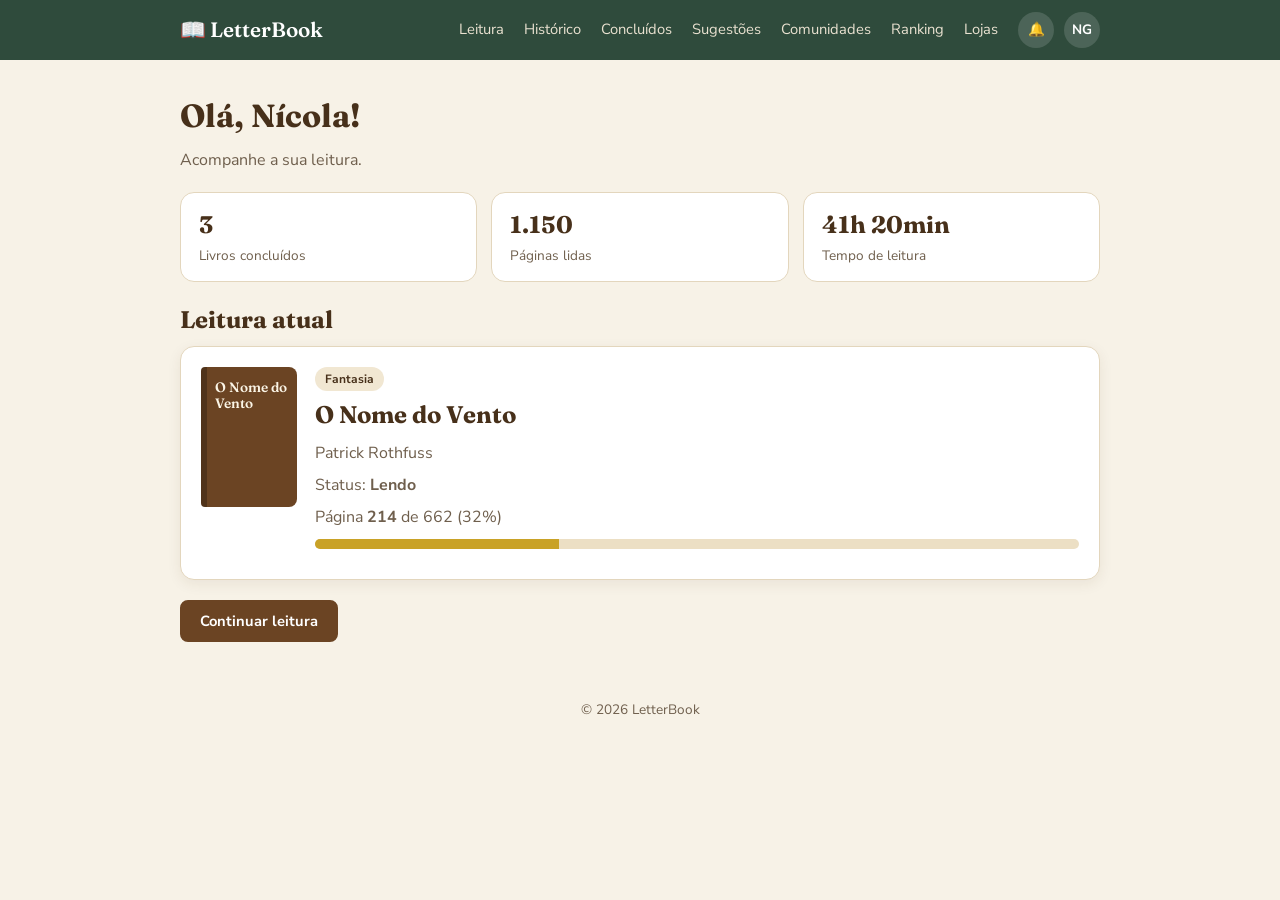
<file: index.html>
<!DOCTYPE html>
<html lang="pt-br">
<head>
  <meta charset="UTF-8">
  <meta name="viewport" content="width=device-width, initial-scale=1.0">
  <title>LetterBook — Sua jornada de leitura</title>
  <link rel="stylesheet" href="css/style.css">
</head>
<body>

  <header class="navbar">
    <div class="nav-container">
      <a href="index.html" class="logo">📖 LetterBook</a>
      <nav class="nav-links" id="navLinks">
        <a href="pages/leitura.html">Leitura</a>
        <a href="pages/historico.html">Histórico</a>
        <a href="pages/concluidos.html">Concluídos</a>
        <a href="pages/sugestoes.html">Sugestões</a>
        <a href="pages/comunidades.html">Comunidades</a>
        <a href="pages/ranking.html">Ranking</a>
        <a href="pages/lojas.html">Lojas</a>
      </nav>
      <div class="nav-icons">
        <a href="pages/notificacoes.html" class="nav-icon" title="Notificações" aria-label="Notificações">🔔<span class="nav-count" id="navBellCount" hidden>0</span></a>
        <a href="pages/perfil.html" class="nav-icon" id="navAvatar" title="Meu perfil" aria-label="Meu perfil">NG</a>
        <button class="menu-toggle" id="menuToggle" aria-label="Abrir menu">☰</button>
      </div>
    </div>
  </header>

  <main class="section container">
    <div class="section-title">
      <h1 id="homeGreeting">Olá!</h1>
      <p>Acompanhe a sua leitura.</p>
    </div>

    <div class="stats-row">
      <div class="stat"><strong data-stat="livros">0</strong><span>Livros concluídos</span></div>
      <div class="stat"><strong data-stat="paginas">0</strong><span>Páginas lidas</span></div>
      <div class="stat"><strong data-stat="tempo">0min</strong><span>Tempo de leitura</span></div>
    </div>

    <h2>Leitura atual</h2>
    <div class="card reading-panel" id="readingPanel"></div>
    <a href="pages/leitura.html" class="btn">Continuar leitura</a>
  </main>

  <footer>
    <p>© 2026 LetterBook</p>
  </footer>

  <script src="js/dados.js"></script>
  <script src="js/script.js"></script>
</body>
</html>
</file>
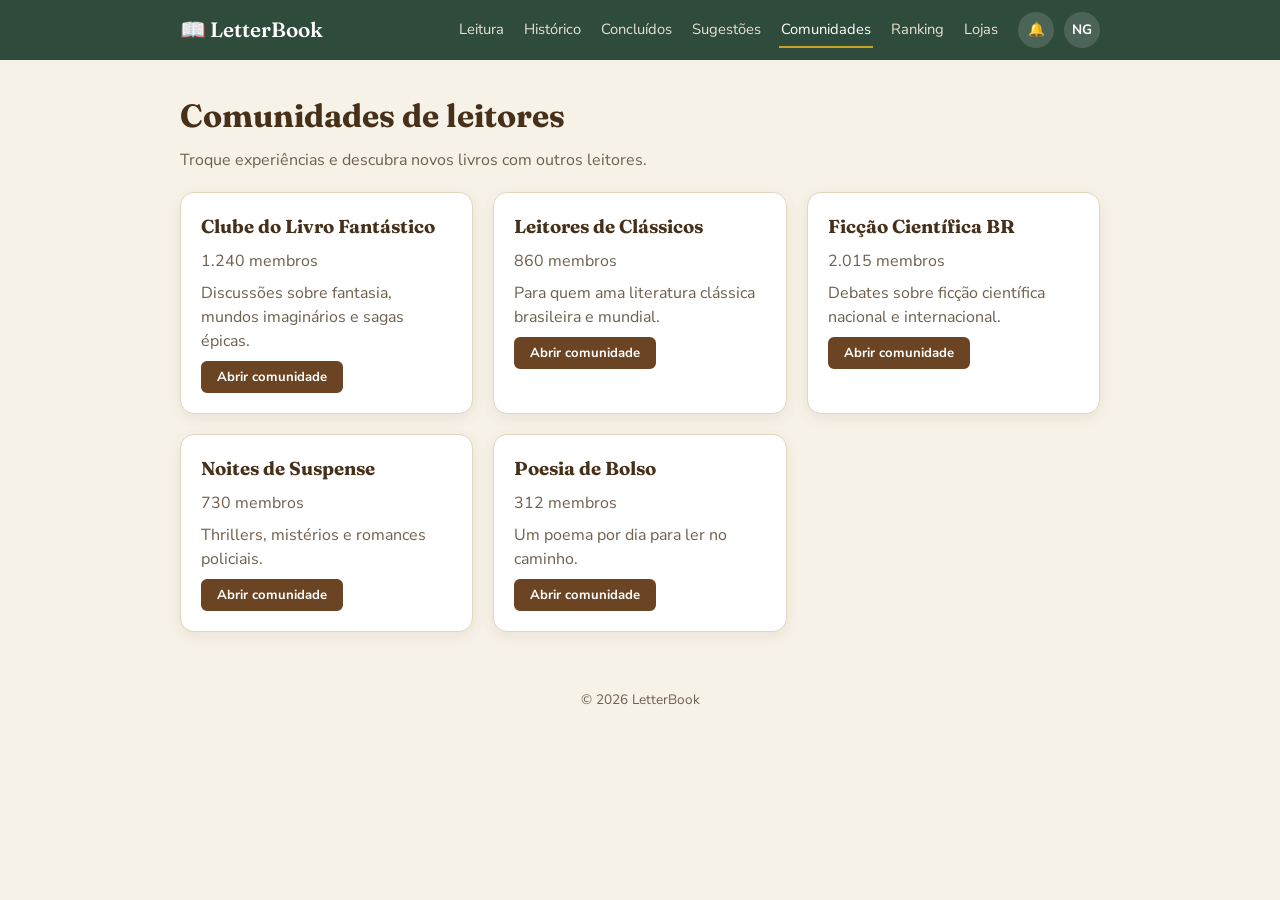
<file: pages/comunidades.html>
<!DOCTYPE html>
<html lang="pt-br">
<head>
  <meta charset="UTF-8">
  <meta name="viewport" content="width=device-width, initial-scale=1.0">
  <title>Comunidades — LetterBook</title>
  <link rel="stylesheet" href="../css/style.css">
</head>
<body>

  <header class="navbar">
    <div class="nav-container">
      <a href="../index.html" class="logo">📖 LetterBook</a>
      <nav class="nav-links" id="navLinks">
        <a href="leitura.html">Leitura</a>
        <a href="historico.html">Histórico</a>
        <a href="concluidos.html">Concluídos</a>
        <a href="sugestoes.html">Sugestões</a>
        <a href="comunidades.html" class="active">Comunidades</a>
        <a href="ranking.html">Ranking</a>
        <a href="lojas.html">Lojas</a>
      </nav>
      <div class="nav-icons">
        <a href="notificacoes.html" class="nav-icon" title="Notificações" aria-label="Notificações">🔔<span class="nav-count" id="navBellCount" hidden>0</span></a>
        <a href="perfil.html" class="nav-icon" id="navAvatar" title="Meu perfil" aria-label="Meu perfil">NG</a>
        <button class="menu-toggle" id="menuToggle" aria-label="Abrir menu">☰</button>
      </div>
    </div>
  </header>

  <main class="section container">
    <div class="section-title">
      <h1>Comunidades de leitores</h1>
      <p>Troque experiências e descubra novos livros com outros leitores.</p>
    </div>

    <!-- PBI-02: lista de comunidades e o conteúdo da comunidade selecionada -->
    <div class="grid" id="communityList"></div>

    <div id="communityDetail" hidden>
      <button class="btn btn-outline btn-small" id="communityBack">← Voltar para as comunidades</button>
      <h2 id="communityName" style="margin-top: 16px;"></h2>
      <p class="msg-feedback" id="communityFeedback"></p>

      <div id="communityContent">
        <div class="card">
          <h3>Publicações</h3>
          <div id="communityPosts"></div>
        </div>
        <div class="two-col">
          <div class="card">
            <h3>Membros</h3>
            <ul class="simple-list" id="communityMembers"></ul>
          </div>
          <div class="card">
            <h3>Livros em discussão</h3>
            <ul class="simple-list" id="communityBooks"></ul>
          </div>
        </div>
      </div>
    </div>
  </main>

  <footer>
    <p>© 2026 LetterBook</p>
  </footer>

  <script src="../js/dados.js"></script>
  <script src="../js/script.js"></script>
</body>
</html>
</file>
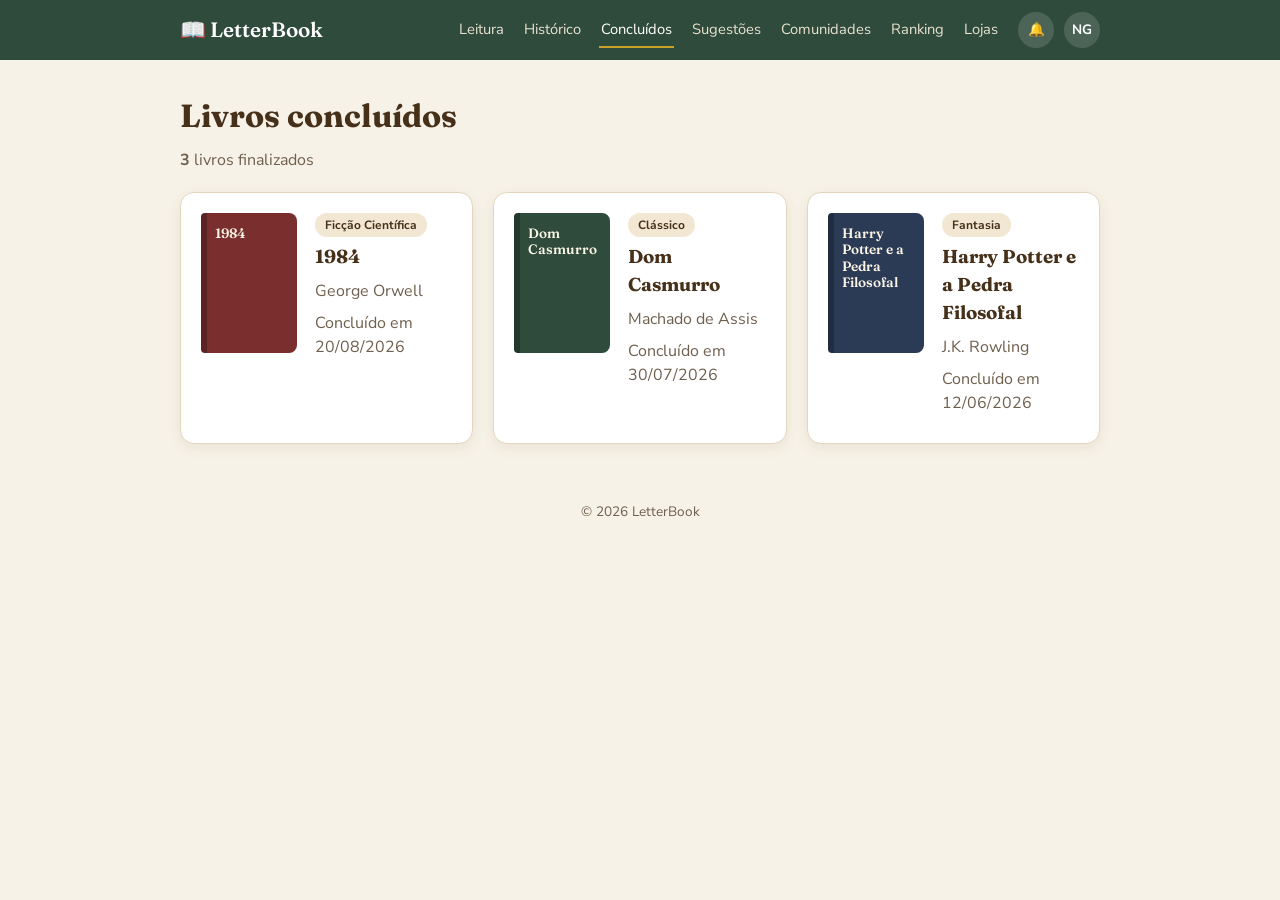
<file: pages/concluidos.html>
<!DOCTYPE html>
<html lang="pt-br">
<head>
  <meta charset="UTF-8">
  <meta name="viewport" content="width=device-width, initial-scale=1.0">
  <title>Concluídos — LetterBook</title>
  <link rel="stylesheet" href="../css/style.css">
</head>
<body>

  <header class="navbar">
    <div class="nav-container">
      <a href="../index.html" class="logo">📖 LetterBook</a>
      <nav class="nav-links" id="navLinks">
        <a href="leitura.html">Leitura</a>
        <a href="historico.html">Histórico</a>
        <a href="concluidos.html" class="active">Concluídos</a>
        <a href="sugestoes.html">Sugestões</a>
        <a href="comunidades.html">Comunidades</a>
        <a href="ranking.html">Ranking</a>
        <a href="lojas.html">Lojas</a>
      </nav>
      <div class="nav-icons">
        <a href="notificacoes.html" class="nav-icon" title="Notificações" aria-label="Notificações">🔔<span class="nav-count" id="navBellCount" hidden>0</span></a>
        <a href="perfil.html" class="nav-icon" id="navAvatar" title="Meu perfil" aria-label="Meu perfil">NG</a>
        <button class="menu-toggle" id="menuToggle" aria-label="Abrir menu">☰</button>
      </div>
    </div>
  </header>

  <main class="section container">
    <div class="section-title">
      <h1>Livros concluídos</h1>
      <p><strong data-stat="livros">0</strong> livros finalizados</p>
    </div>

    <div class="grid" id="finishedList"></div>
  </main>

  <footer>
    <p>© 2026 LetterBook</p>
  </footer>

  <script src="../js/dados.js"></script>
  <script src="../js/script.js"></script>
</body>
</html>
</file>
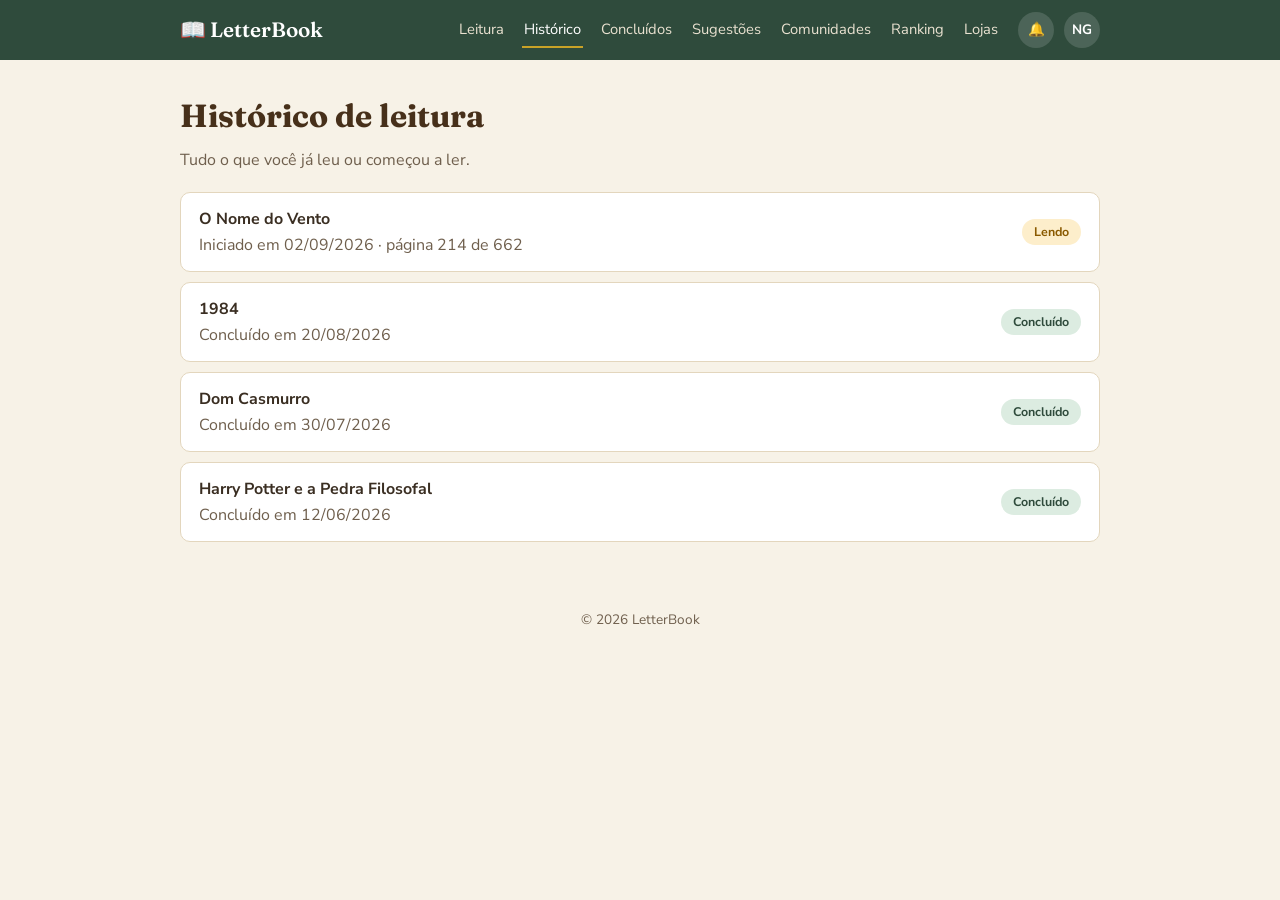
<file: pages/historico.html>
<!DOCTYPE html>
<html lang="pt-br">
<head>
  <meta charset="UTF-8">
  <meta name="viewport" content="width=device-width, initial-scale=1.0">
  <title>Histórico — LetterBook</title>
  <link rel="stylesheet" href="../css/style.css">
</head>
<body>

  <header class="navbar">
    <div class="nav-container">
      <a href="../index.html" class="logo">📖 LetterBook</a>
      <nav class="nav-links" id="navLinks">
        <a href="leitura.html">Leitura</a>
        <a href="historico.html" class="active">Histórico</a>
        <a href="concluidos.html">Concluídos</a>
        <a href="sugestoes.html">Sugestões</a>
        <a href="comunidades.html">Comunidades</a>
        <a href="ranking.html">Ranking</a>
        <a href="lojas.html">Lojas</a>
      </nav>
      <div class="nav-icons">
        <a href="notificacoes.html" class="nav-icon" title="Notificações" aria-label="Notificações">🔔<span class="nav-count" id="navBellCount" hidden>0</span></a>
        <a href="perfil.html" class="nav-icon" id="navAvatar" title="Meu perfil" aria-label="Meu perfil">NG</a>
        <button class="menu-toggle" id="menuToggle" aria-label="Abrir menu">☰</button>
      </div>
    </div>
  </header>

  <main class="section container">
    <div class="section-title">
      <h1>Histórico de leitura</h1>
      <p>Tudo o que você já leu ou começou a ler.</p>
    </div>

    <div id="historyList"></div>
  </main>

  <footer>
    <p>© 2026 LetterBook</p>
  </footer>

  <script src="../js/dados.js"></script>
  <script src="../js/script.js"></script>
</body>
</html>
</file>
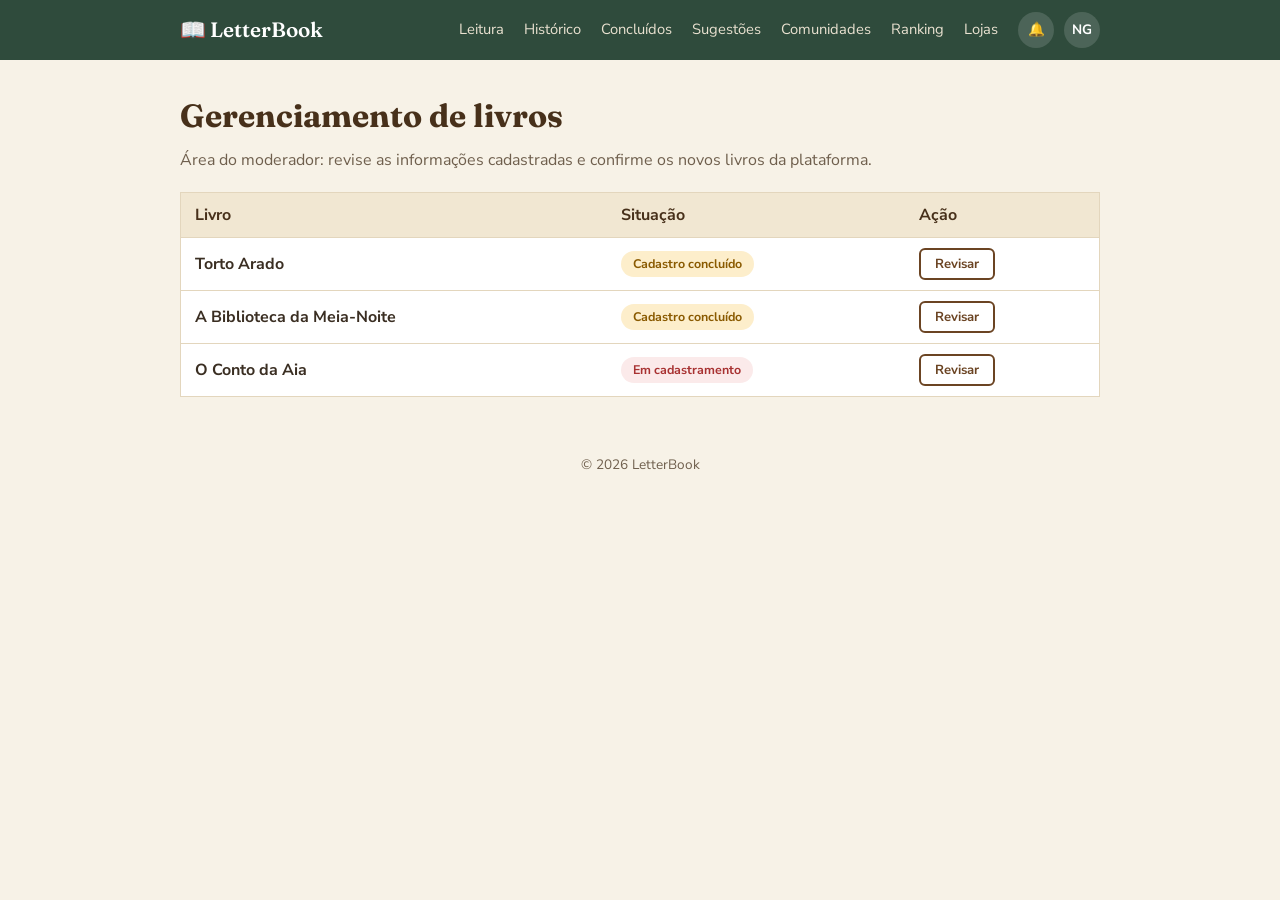
<file: pages/informacoes.html>
<!DOCTYPE html>
<html lang="pt-br">
<head>
  <meta charset="UTF-8">
  <meta name="viewport" content="width=device-width, initial-scale=1.0">
  <title>Gerenciamento de livros — LetterBook</title>
  <link rel="stylesheet" href="../css/style.css">
</head>
<body>

  <header class="navbar">
    <div class="nav-container">
      <a href="../index.html" class="logo">📖 LetterBook</a>
      <nav class="nav-links" id="navLinks">
        <a href="leitura.html">Leitura</a>
        <a href="historico.html">Histórico</a>
        <a href="concluidos.html">Concluídos</a>
        <a href="sugestoes.html">Sugestões</a>
        <a href="comunidades.html">Comunidades</a>
        <a href="ranking.html">Ranking</a>
        <a href="lojas.html">Lojas</a>
      </nav>
      <div class="nav-icons">
        <a href="notificacoes.html" class="nav-icon" title="Notificações" aria-label="Notificações">🔔<span class="nav-count" id="navBellCount" hidden>0</span></a>
        <a href="perfil.html" class="nav-icon" id="navAvatar" title="Meu perfil" aria-label="Meu perfil">NG</a>
        <button class="menu-toggle" id="menuToggle" aria-label="Abrir menu">☰</button>
      </div>
    </div>
  </header>

  <main class="section container">
    <div class="section-title">
      <h1>Gerenciamento de livros</h1>
      <p>Área do moderador: revise as informações cadastradas e confirme os novos livros da plataforma.</p>
    </div>

    <!-- PBI-06: revisar informações cadastradas -->
    <div class="table-wrap">
      <table>
        <thead>
          <tr>
            <th>Livro</th>
            <th>Situação</th>
            <th>Ação</th>
          </tr>
        </thead>
        <tbody id="bookQueue"></tbody>
      </table>
    </div>

    <div class="card" id="reviewPanel" style="margin-top: 20px;" hidden>
      <h2>Informações cadastradas</h2>
      <p class="msg-feedback" id="reviewFeedback"></p>
      <table>
        <tbody id="reviewInfo"></tbody>
      </table>
      <div class="btn-row">
        <button class="btn" id="confirmBookBtn" hidden>Confirmar livro</button>
      </div>
    </div>
  </main>

  <footer>
    <p>© 2026 LetterBook</p>
  </footer>

  <script src="../js/dados.js"></script>
  <script src="../js/script.js"></script>
</body>
</html>
</file>
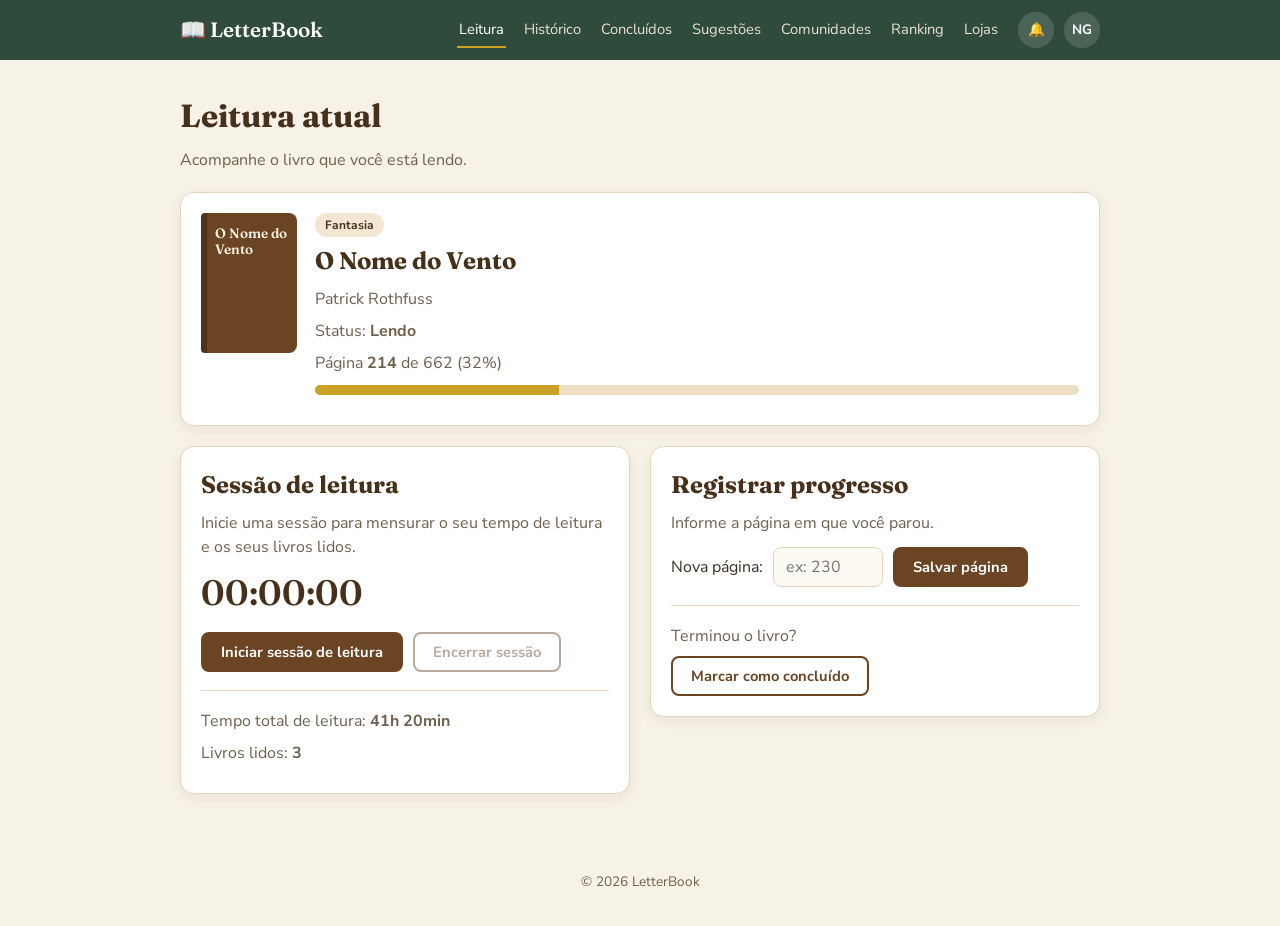
<file: pages/leitura.html>
<!DOCTYPE html>
<html lang="pt-br">
<head>
  <meta charset="UTF-8">
  <meta name="viewport" content="width=device-width, initial-scale=1.0">
  <title>Leitura — LetterBook</title>
  <link rel="stylesheet" href="../css/style.css">
</head>
<body>

  <header class="navbar">
    <div class="nav-container">
      <a href="../index.html" class="logo">📖 LetterBook</a>
      <nav class="nav-links" id="navLinks">
        <a href="leitura.html" class="active">Leitura</a>
        <a href="historico.html">Histórico</a>
        <a href="concluidos.html">Concluídos</a>
        <a href="sugestoes.html">Sugestões</a>
        <a href="comunidades.html">Comunidades</a>
        <a href="ranking.html">Ranking</a>
        <a href="lojas.html">Lojas</a>
      </nav>
      <div class="nav-icons">
        <a href="notificacoes.html" class="nav-icon" title="Notificações" aria-label="Notificações">🔔<span class="nav-count" id="navBellCount" hidden>0</span></a>
        <a href="perfil.html" class="nav-icon" id="navAvatar" title="Meu perfil" aria-label="Meu perfil">NG</a>
        <button class="menu-toggle" id="menuToggle" aria-label="Abrir menu">☰</button>
      </div>
    </div>
  </header>

  <main class="section container">
    <div class="section-title">
      <h1>Leitura atual</h1>
      <p>Acompanhe o livro que você está lendo.</p>
    </div>

    <div class="card reading-panel" id="readingPanel"></div>

    <div class="two-col">
      <!-- PBI-01: iniciar a sessão de leitura -->
      <div class="card">
        <h2>Sessão de leitura</h2>
        <p>Inicie uma sessão para mensurar o seu tempo de leitura e os seus livros lidos.</p>

        <div class="session-clock" id="sessionClock">00:00:00</div>

        <div class="btn-row">
          <button class="btn" id="startSessionBtn">Iniciar sessão de leitura</button>
          <button class="btn btn-outline" id="stopSessionBtn">Encerrar sessão</button>
        </div>
        <p class="msg-feedback" id="sessionFeedback"></p>

        <hr class="divider">
        <p>Tempo total de leitura: <strong data-stat="tempo">0min</strong></p>
        <p>Livros lidos: <strong data-stat="livros">0</strong></p>
      </div>

      <!-- PBI-07 e PBI-08: registrar a página e concluir o livro -->
      <div class="card">
        <h2>Registrar progresso</h2>
        <p>Informe a página em que você parou.</p>

        <div class="field-row">
          <label for="pageInput">Nova página:</label>
          <input type="number" id="pageInput" min="1" placeholder="ex: 230">
          <button class="btn" id="updatePageBtn">Salvar página</button>
        </div>
        <p class="msg-feedback" id="progressFeedback"></p>

        <hr class="divider">
        <p>Terminou o livro?</p>
        <button class="btn btn-outline" id="finishBookBtn">Marcar como concluído</button>
        <p class="msg-feedback" id="finishFeedback"></p>
      </div>
    </div>
  </main>

  <footer>
    <p>© 2026 LetterBook</p>
  </footer>

  <script src="../js/dados.js"></script>
  <script src="../js/script.js"></script>
</body>
</html>
</file>
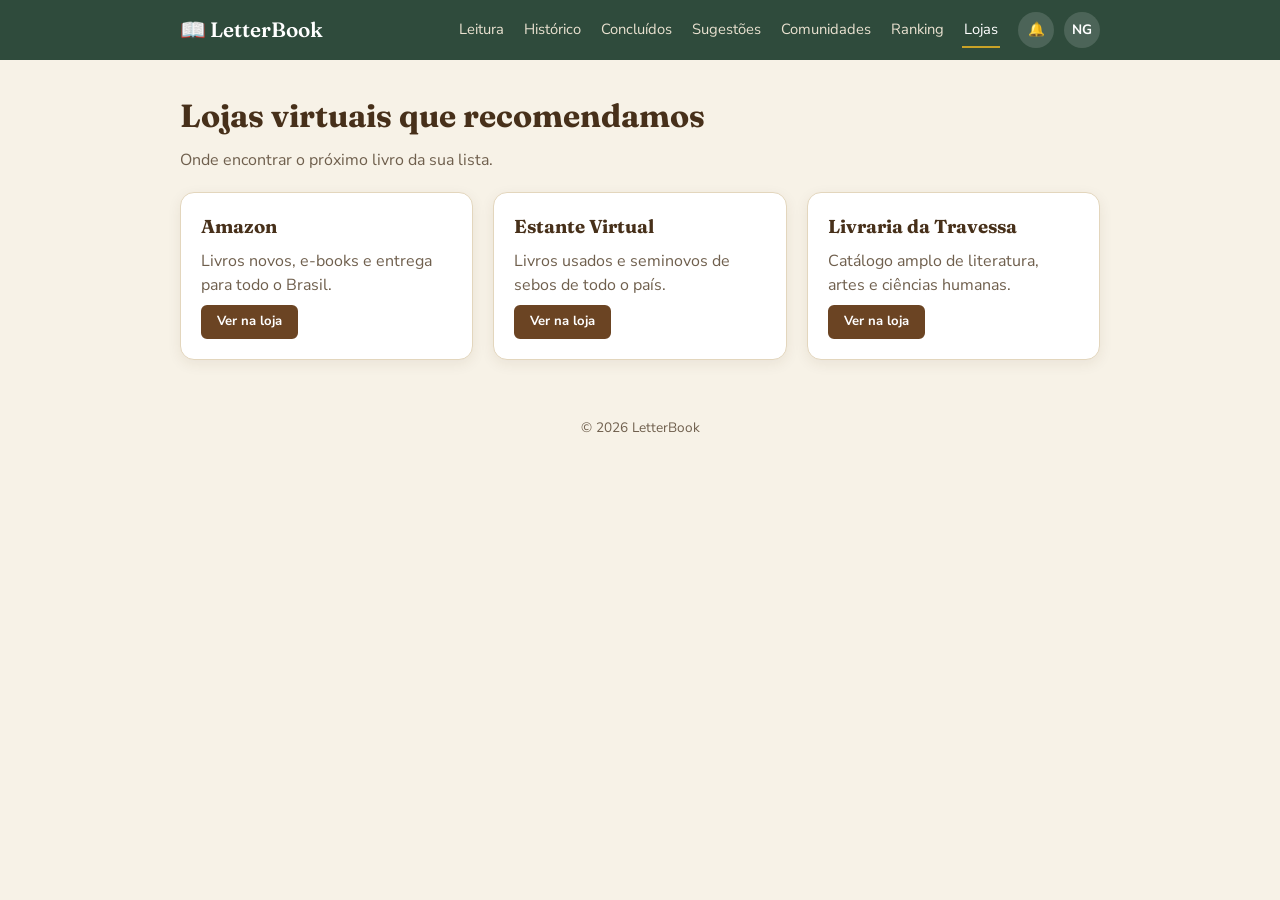
<file: pages/lojas.html>
<!DOCTYPE html>
<html lang="pt-br">
<head>
  <meta charset="UTF-8">
  <meta name="viewport" content="width=device-width, initial-scale=1.0">
  <title>Lojas — LetterBook</title>
  <link rel="stylesheet" href="../css/style.css">
</head>
<body>

  <header class="navbar">
    <div class="nav-container">
      <a href="../index.html" class="logo">📖 LetterBook</a>
      <nav class="nav-links" id="navLinks">
        <a href="leitura.html">Leitura</a>
        <a href="historico.html">Histórico</a>
        <a href="concluidos.html">Concluídos</a>
        <a href="sugestoes.html">Sugestões</a>
        <a href="comunidades.html">Comunidades</a>
        <a href="ranking.html">Ranking</a>
        <a href="lojas.html" class="active">Lojas</a>
      </nav>
      <div class="nav-icons">
        <a href="notificacoes.html" class="nav-icon" title="Notificações" aria-label="Notificações">🔔<span class="nav-count" id="navBellCount" hidden>0</span></a>
        <a href="perfil.html" class="nav-icon" id="navAvatar" title="Meu perfil" aria-label="Meu perfil">NG</a>
        <button class="menu-toggle" id="menuToggle" aria-label="Abrir menu">☰</button>
      </div>
    </div>
  </header>

  <main class="section container">
    <div class="section-title">
      <h1>Lojas virtuais que recomendamos</h1>
      <p>Onde encontrar o próximo livro da sua lista.</p>
    </div>

    <div class="grid">
      <div class="card">
        <h3>Amazon</h3>
        <p>Livros novos, e-books e entrega para todo o Brasil.</p>
        <a href="https://www.amazon.com.br/livros" class="btn btn-small" target="_blank" rel="noopener">Ver na loja</a>
      </div>

      <div class="card">
        <h3>Estante Virtual</h3>
        <p>Livros usados e seminovos de sebos de todo o país.</p>
        <a href="https://www.siteerrado.com.br" class="btn btn-small" target="_blank" rel="noopener">Ver na loja</a>
      </div>

      <div class="card">
        <h3>Livraria da Travessa</h3>
        <p>Catálogo amplo de literatura, artes e ciências humanas.</p>
        <a href="https://www.travessa.com.br" class="btn btn-small" target="_blank" rel="noopener">Ver na loja</a>
      </div>
    </div>
  </main>

  <footer>
    <p>© 2026 LetterBook</p>
  </footer>

  <script src="../js/dados.js"></script>
  <script src="../js/script.js"></script>
</body>
</html>
</file>
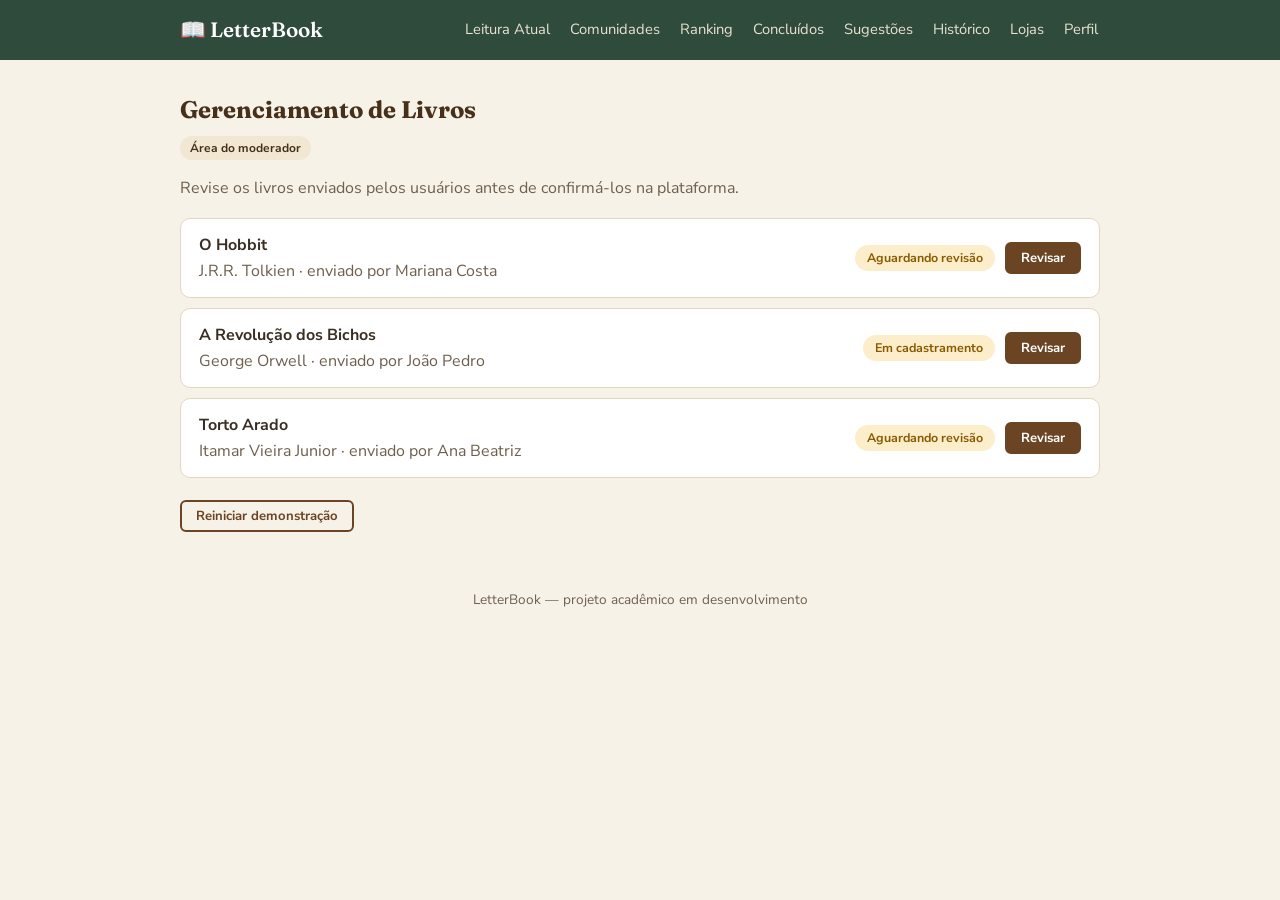
<file: pages/moderacao.html>
<!DOCTYPE html>
<html lang="pt-br">
<head>
  <meta charset="UTF-8">
  <meta name="viewport" content="width=device-width, initial-scale=1.0">
  <title>Gerenciamento de Livros — LetterBook</title>
  <link rel="stylesheet" href="../css/style.css">
</head>
<body>

  <header class="navbar">
    <div class="nav-container">
      <a href="../index.html" class="logo">📖 LetterBook</a>
      <nav class="nav-links" id="navLinks">
        <a href="leitura.html">Leitura Atual</a>
        <a href="comunidades.html">Comunidades</a>
        <a href="ranking.html">Ranking</a>
        <a href="concluidos.html">Concluídos</a>
        <a href="sugestoes.html">Sugestões</a>
        <a href="historico.html">Histórico</a>
        <a href="lojas.html">Lojas</a>
        <a href="perfil.html">Perfil</a>
      </nav>
      <button class="menu-toggle" id="menuToggle">☰</button>
    </div>
  </header>

  <!-- PBI-06: Revisar informações cadastradas (moderador) -->
  <section class="section container">
    <div class="section-title">
      <h2>Gerenciamento de Livros</h2>
      <span class="tag">Área do moderador</span>
    </div>
    <p style="margin-top: -10px; margin-bottom: 18px;">Revise os livros enviados pelos usuários antes de confirmá-los na plataforma.</p>

    <!-- A lista é montada pelo js/moderacao.js -->
    <div id="bookList"></div>

    <!-- Painel de revisão: aparece ao clicar em "Revisar" -->
    <div class="form-box review-panel" id="reviewPanel" hidden>
      <div class="section-title" style="margin-bottom: 10px;">
        <h3 id="reviewTitle">Revisão</h3>
        <button class="btn btn-outline btn-small" id="closeReviewBtn">Fechar</button>
      </div>
      <table class="review-table">
        <tbody id="reviewFields"></tbody>
      </table>
      <div class="field-row">
        <button class="btn" id="confirmBookBtn" hidden>Confirmar livro na plataforma</button>
      </div>
      <p class="msg-feedback" id="reviewFeedback"></p>
    </div>

    <div class="field-row" style="margin-top: 22px;">
      <button class="btn btn-outline btn-small" id="resetModeracaoBtn">Reiniciar demonstração</button>
    </div>
  </section>

  <footer>
    <p>LetterBook — projeto acadêmico em desenvolvimento</p>
  </footer>

  <script src="../js/script.js"></script>
  <script src="../js/moderacao.js"></script>
</body>
</html>
</file>
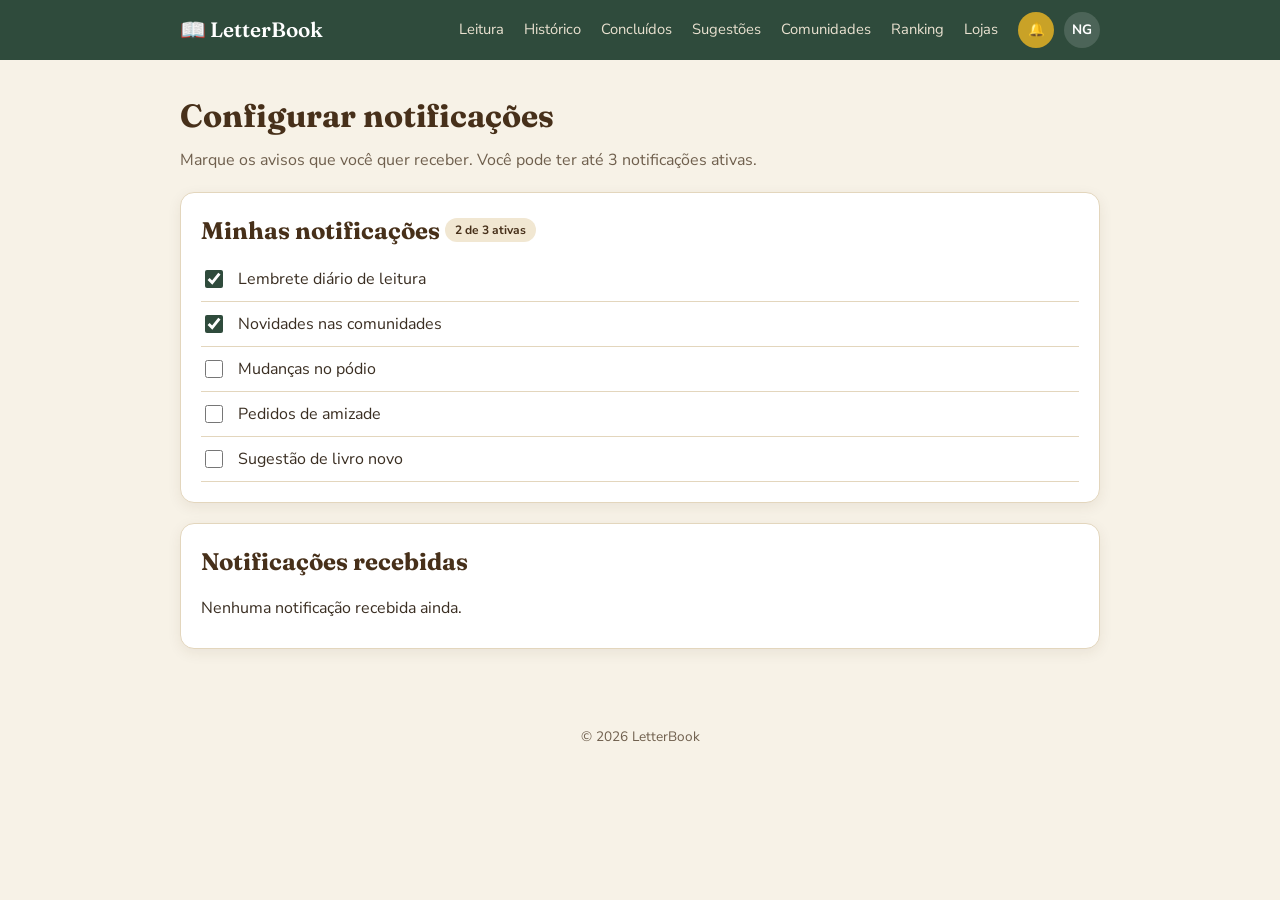
<file: pages/notificacoes.html>
<!DOCTYPE html>
<html lang="pt-br">
<head>
  <meta charset="UTF-8">
  <meta name="viewport" content="width=device-width, initial-scale=1.0">
  <title>Notificações — LetterBook</title>
  <link rel="stylesheet" href="../css/style.css">
</head>
<body>

  <header class="navbar">
    <div class="nav-container">
      <a href="../index.html" class="logo">📖 LetterBook</a>
      <nav class="nav-links" id="navLinks">
        <a href="leitura.html">Leitura</a>
        <a href="historico.html">Histórico</a>
        <a href="concluidos.html">Concluídos</a>
        <a href="sugestoes.html">Sugestões</a>
        <a href="comunidades.html">Comunidades</a>
        <a href="ranking.html">Ranking</a>
        <a href="lojas.html">Lojas</a>
      </nav>
      <div class="nav-icons">
        <a href="notificacoes.html" class="nav-icon active" title="Notificações" aria-label="Notificações">🔔<span class="nav-count" id="navBellCount" hidden>0</span></a>
        <a href="perfil.html" class="nav-icon" id="navAvatar" title="Meu perfil" aria-label="Meu perfil">NG</a>
        <button class="menu-toggle" id="menuToggle" aria-label="Abrir menu">☰</button>
      </div>
    </div>
  </header>

  <main class="section container">
    <div class="section-title">
      <h1>Configurar notificações</h1>
      <p>Marque os avisos que você quer receber. Você pode ter até 3 notificações ativas.</p>
    </div>

    <!-- PBI-05: confirmar o recebimento de sugestão de livro novo -->
    <div class="card">
      <h2>Minhas notificações <span class="tag" id="notifCount"></span></h2>
      <div id="notifList"></div>
      <p class="msg-feedback" id="notifFeedback"></p>
    </div>

    <div class="card">
      <h2>Notificações recebidas</h2>
      <ul class="simple-list" id="notifInbox"></ul>
    </div>
  </main>

  <footer>
    <p>© 2026 LetterBook</p>
  </footer>

  <script src="../js/dados.js"></script>
  <script src="../js/script.js"></script>
</body>
</html>
</file>
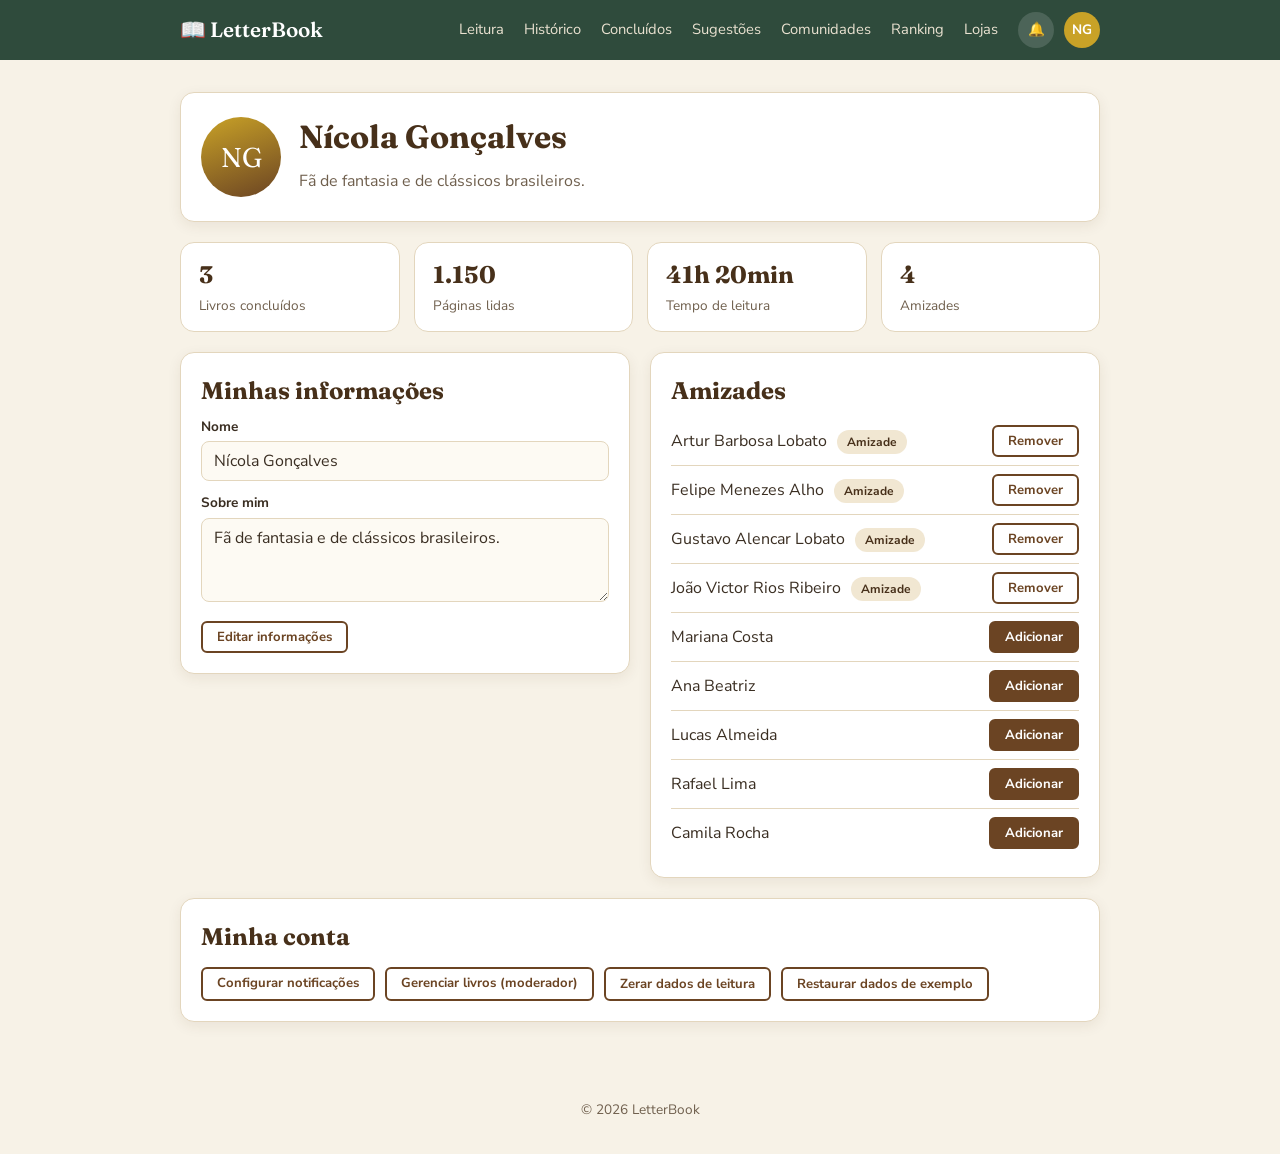
<file: pages/perfil.html>
<!DOCTYPE html>
<html lang="pt-br">
<head>
  <meta charset="UTF-8">
  <meta name="viewport" content="width=device-width, initial-scale=1.0">
  <title>Perfil — LetterBook</title>
  <link rel="stylesheet" href="../css/style.css">
</head>
<body>

  <header class="navbar">
    <div class="nav-container">
      <a href="../index.html" class="logo">📖 LetterBook</a>
      <nav class="nav-links" id="navLinks">
        <a href="leitura.html">Leitura</a>
        <a href="historico.html">Histórico</a>
        <a href="concluidos.html">Concluídos</a>
        <a href="sugestoes.html">Sugestões</a>
        <a href="comunidades.html">Comunidades</a>
        <a href="ranking.html">Ranking</a>
        <a href="lojas.html">Lojas</a>
      </nav>
      <div class="nav-icons">
        <a href="notificacoes.html" class="nav-icon" title="Notificações" aria-label="Notificações">🔔<span class="nav-count" id="navBellCount" hidden>0</span></a>
        <a href="perfil.html" class="nav-icon active" id="navAvatar" title="Meu perfil" aria-label="Meu perfil">NG</a>
        <button class="menu-toggle" id="menuToggle" aria-label="Abrir menu">☰</button>
      </div>
    </div>
  </header>

  <main class="section container">
    <div class="card">
      <div class="profile-header">
        <div class="avatar" id="profileAvatar">NG</div>
        <div>
          <h1 id="profileName"></h1>
          <p id="profileBio"></p>
        </div>
      </div>
    </div>

    <div class="stats-row">
      <div class="stat"><strong data-stat="livros">0</strong><span>Livros concluídos</span></div>
      <div class="stat"><strong data-stat="paginas">0</strong><span>Páginas lidas</span></div>
      <div class="stat"><strong data-stat="tempo">0min</strong><span>Tempo de leitura</span></div>
      <div class="stat"><strong data-stat="amizades">0</strong><span>Amizades</span></div>
    </div>

    <div class="two-col">
      <div class="card">
        <h2>Minhas informações</h2>
        <div class="form-row">
          <label for="nomeInput">Nome</label>
          <input type="text" id="nomeInput" class="editable-field" disabled>
        </div>
        <div class="form-row">
          <label for="bioInput">Sobre mim</label>
          <textarea id="bioInput" class="editable-field" rows="3" disabled></textarea>
        </div>
        <button class="btn btn-outline btn-small" id="editInfoBtn">Editar informações</button>
        <p class="msg-feedback" id="profileFeedback"></p>
      </div>

      <div class="card">
        <h2>Amizades</h2>
        <ul class="simple-list" id="friendList"></ul>
      </div>
    </div>

    <div class="card">
      <h2>Minha conta</h2>
      <div class="btn-row">
        <a href="notificacoes.html" class="btn btn-outline btn-small">Configurar notificações</a>
        <a href="informacoes.html" class="btn btn-outline btn-small">Gerenciar livros (moderador)</a>
        <button class="btn btn-outline btn-small" id="clearReadingBtn">Zerar dados de leitura</button>
        <button class="btn btn-outline btn-small" id="resetDemoBtn">Restaurar dados de exemplo</button>
      </div>
      <p class="msg-feedback" id="accountFeedback"></p>
    </div>
  </main>

  <footer>
    <p>© 2026 LetterBook</p>
  </footer>

  <script src="../js/dados.js"></script>
  <script src="../js/script.js"></script>
</body>
</html>
</file>
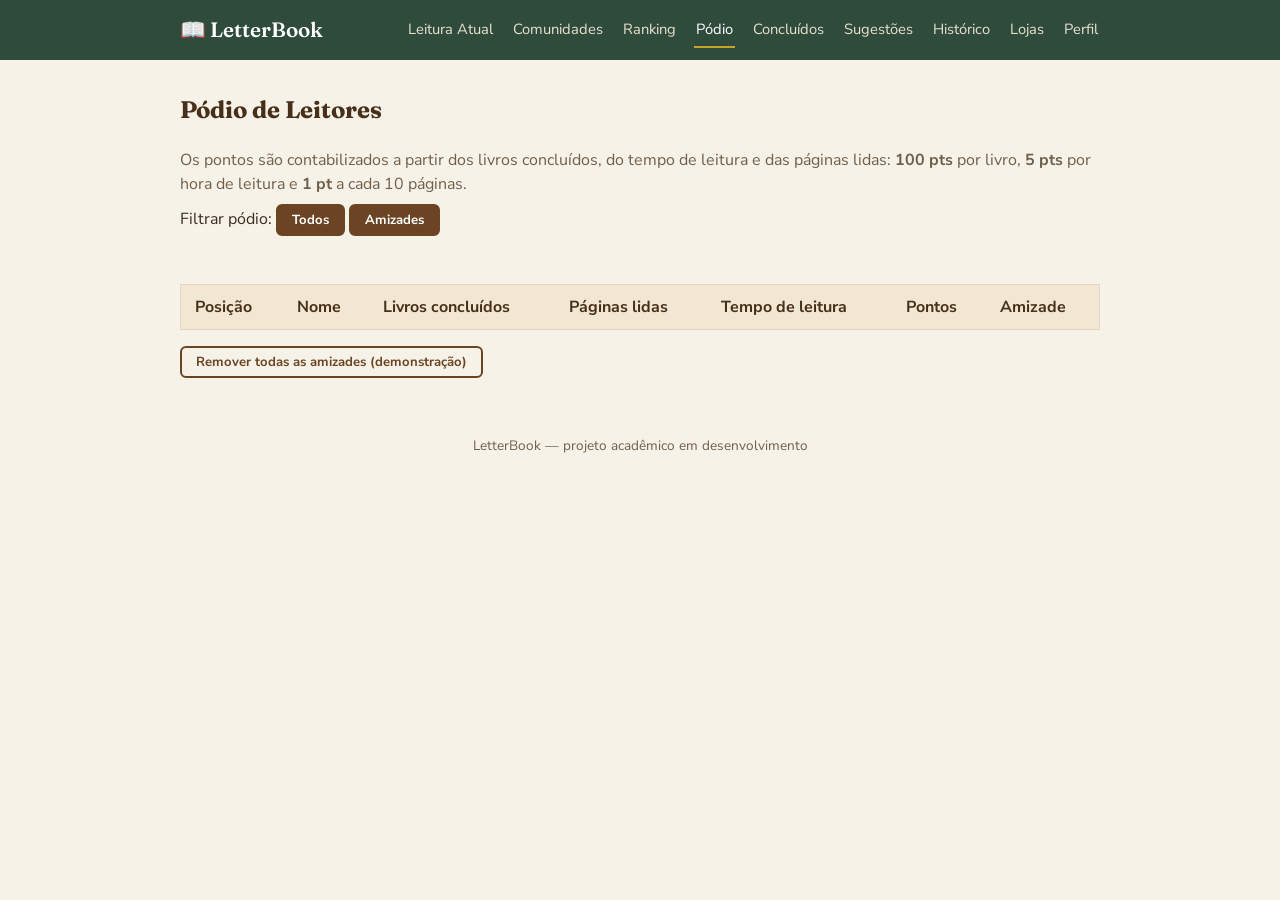
<file: pages/podio.html>
<!DOCTYPE html>
<html lang="pt-br">
<head>
  <meta charset="UTF-8">
  <meta name="viewport" content="width=device-width, initial-scale=1.0">
  <title>Pódio — LetterBook</title>
  <link rel="stylesheet" href="../css/style.css">
</head>
<body>

  <header class="navbar">
    <div class="nav-container">
      <a href="../index.html" class="logo">📖 LetterBook</a>
      <nav class="nav-links" id="navLinks">
        <a href="leitura.html">Leitura Atual</a>
        <a href="comunidades.html">Comunidades</a>
        <a href="ranking.html">Ranking</a>
        <a href="podio.html" class="active">Pódio</a>
        <a href="concluidos.html">Concluídos</a>
        <a href="sugestoes.html">Sugestões</a>
        <a href="historico.html">Histórico</a>
        <a href="lojas.html">Lojas</a>
        <a href="perfil.html">Perfil</a>
      </nav>
      <button class="menu-toggle" id="menuToggle">☰</button>
    </div>
  </header>

  <section class="section container">
    <div class="section-title">
      <h2>Pódio de Leitores</h2>
    </div>

    <p>
      Os pontos são contabilizados a partir dos livros concluídos, do tempo de leitura e das páginas lidas:
      <strong>100 pts</strong> por livro, <strong>5 pts</strong> por hora de leitura e <strong>1 pt</strong> a cada 10 páginas.
    </p>

    <div class="filter-row">
      <span>Filtrar pódio:</span>
      <button class="btn btn-small filter-btn active" data-filtro="todos">Todos</button>
      <button class="btn btn-small filter-btn" data-filtro="amizades">Amizades</button>
    </div>
    <p class="msg-feedback" id="podiumFeedback"></p>

    <div class="podium" id="podium"></div>

    <div class="table-scroll">
    <table>
      <thead>
        <tr>
          <th>Posição</th>
          <th>Nome</th>
          <th>Livros concluídos</th>
          <th>Páginas lidas</th>
          <th>Tempo de leitura</th>
          <th>Pontos</th>
          <th>Amizade</th>
        </tr>
      </thead>
      <tbody id="podiumTable"></tbody>
    </table>
    </div>

    <div class="field-row" style="margin-top:16px;">
      <button class="btn btn-outline btn-small" id="clearFriendsBtn">Remover todas as amizades (demonstração)</button>
    </div>
  </section>

  <footer>
    <p>LetterBook — projeto acadêmico em desenvolvimento</p>
  </footer>

  <script src="../js/script.js"></script>
</body>
</html>
</file>
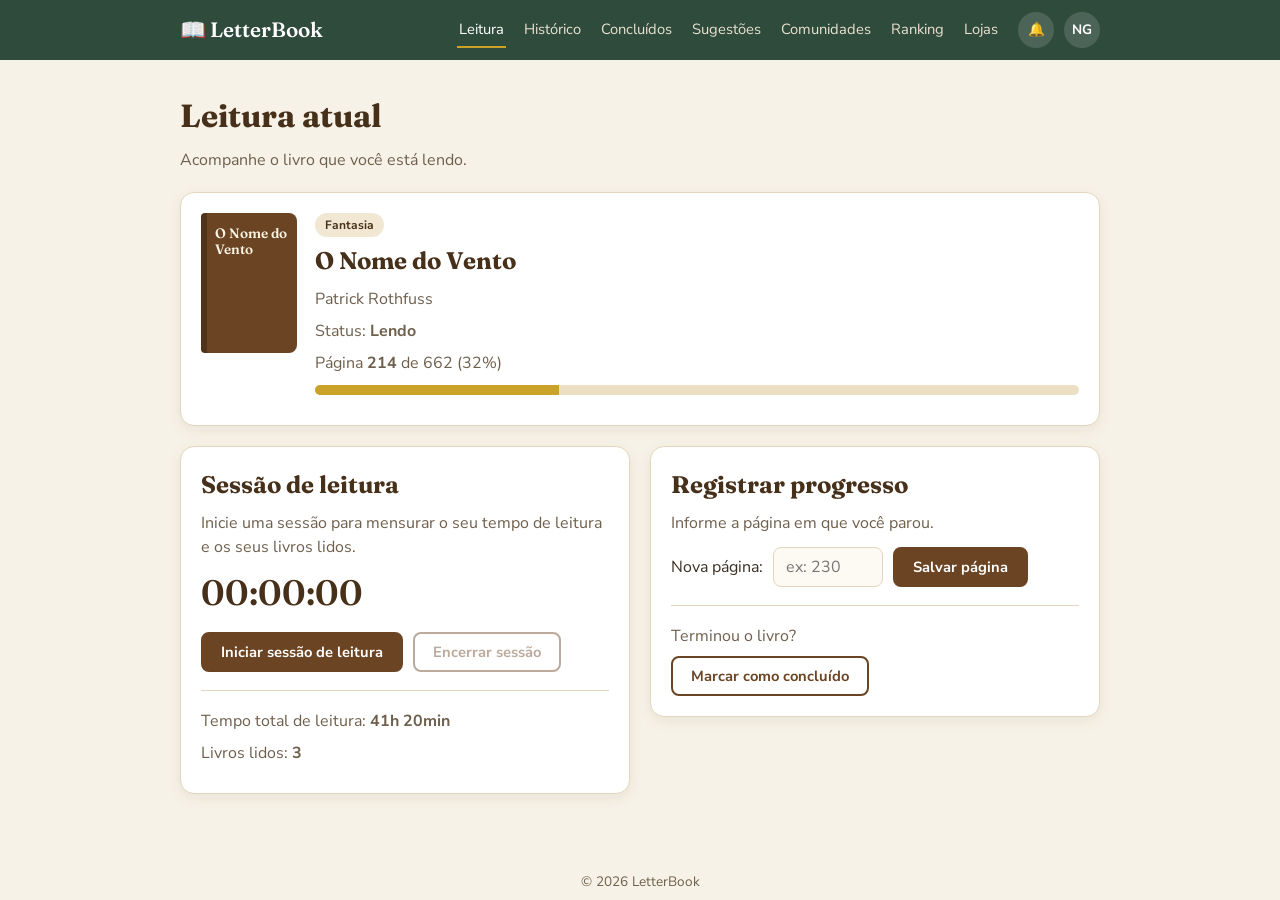
<file: pages/progresso.html>
<!DOCTYPE html>
<html lang="pt-br">
<head>
  <meta charset="UTF-8">
  <!-- O registro de progresso agora fica na página Leitura atual -->
  <meta http-equiv="refresh" content="0; url=leitura.html">
  <title>Registrar progresso — LetterBook</title>
</head>
<body>
  <p><a href="leitura.html">Ir para a leitura atual</a></p>
</body>
</html>
</file>
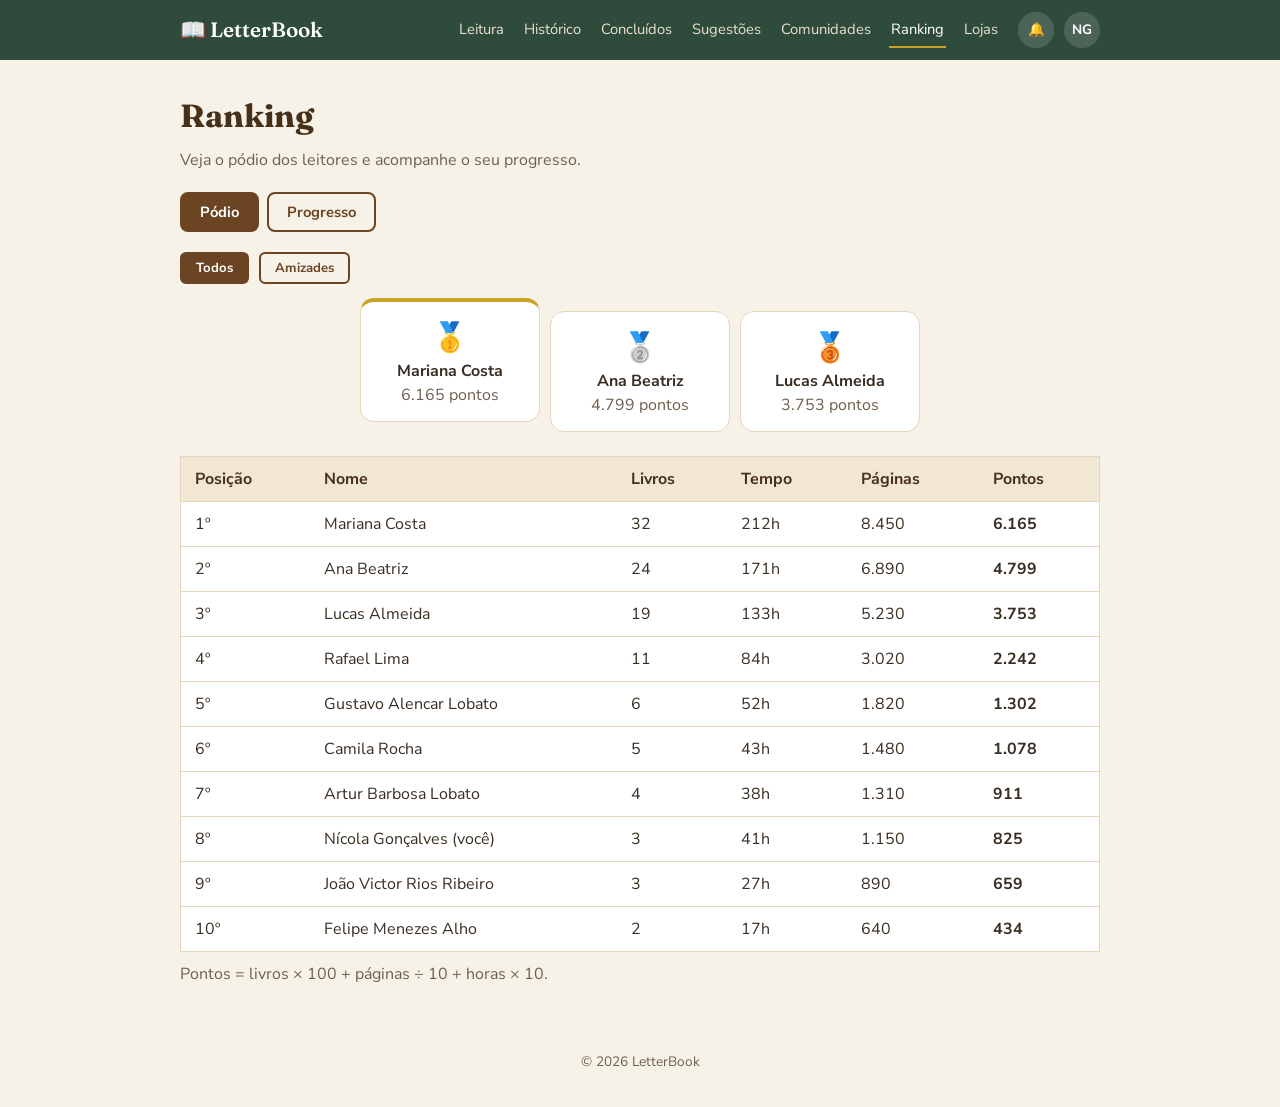
<file: pages/ranking.html>
<!DOCTYPE html>
<html lang="pt-br">
<head>
  <meta charset="UTF-8">
  <meta name="viewport" content="width=device-width, initial-scale=1.0">
  <title>Ranking — LetterBook</title>
  <link rel="stylesheet" href="../css/style.css">
</head>
<body>

  <header class="navbar">
    <div class="nav-container">
      <a href="../index.html" class="logo">📖 LetterBook</a>
      <nav class="nav-links" id="navLinks">
        <a href="leitura.html">Leitura</a>
        <a href="historico.html">Histórico</a>
        <a href="concluidos.html">Concluídos</a>
        <a href="sugestoes.html">Sugestões</a>
        <a href="comunidades.html">Comunidades</a>
        <a href="ranking.html" class="active">Ranking</a>
        <a href="lojas.html">Lojas</a>
      </nav>
      <div class="nav-icons">
        <a href="notificacoes.html" class="nav-icon" title="Notificações" aria-label="Notificações">🔔<span class="nav-count" id="navBellCount" hidden>0</span></a>
        <a href="perfil.html" class="nav-icon" id="navAvatar" title="Meu perfil" aria-label="Meu perfil">NG</a>
        <button class="menu-toggle" id="menuToggle" aria-label="Abrir menu">☰</button>
      </div>
    </div>
  </header>

  <main class="section container">
    <div class="section-title">
      <h1>Ranking</h1>
      <p>Veja o pódio dos leitores e acompanhe o seu progresso.</p>
    </div>

    <div class="tabs">
      <button class="btn btn-outline active" id="tabPodio">Pódio</button>
      <button class="btn btn-outline" id="tabProgresso">Progresso</button>
    </div>

    <!-- PBI-04: pódio com o filtro Todos / Amizades -->
    <div id="panelPodio">
      <div class="btn-row">
        <button class="btn btn-small btn-outline active" data-filter="todos">Todos</button>
        <button class="btn btn-small btn-outline" data-filter="amizades">Amizades</button>
      </div>
      <p class="msg-feedback" id="podiumFeedback"></p>

      <div id="podiumContent">
        <div class="podium" id="podium"></div>

        <div class="table-wrap">
          <table>
            <thead>
              <tr>
                <th>Posição</th>
                <th>Nome</th>
                <th>Livros</th>
                <th>Tempo</th>
                <th>Páginas</th>
                <th>Pontos</th>
              </tr>
            </thead>
            <tbody id="rankingBody"></tbody>
          </table>
        </div>
        <p style="margin-top: 10px;">Pontos = livros × 100 + páginas ÷ 10 + horas × 10.</p>
      </div>
    </div>

    <!-- PBI-03: progresso do usuário -->
    <div id="panelProgresso" hidden>
      <p class="msg-feedback" id="myProgressFeedback"></p>

      <div id="progressData">
        <div class="stats-row">
          <div class="stat"><strong data-stat="livros">0</strong><span>Livros lidos</span></div>
          <div class="stat"><strong data-stat="tempo">0min</strong><span>Tempo de leitura</span></div>
          <div class="stat"><strong data-stat="paginas">0</strong><span>Páginas lidas</span></div>
        </div>

        <p id="progressPosition"></p>

        <div class="table-wrap">
          <table>
            <thead>
              <tr>
                <th>Comparação</th>
                <th>Você</th>
                <th>Média dos leitores</th>
              </tr>
            </thead>
            <tbody id="progressCompare"></tbody>
          </table>
        </div>
      </div>
    </div>
  </main>

  <footer>
    <p>© 2026 LetterBook</p>
  </footer>

  <script src="../js/dados.js"></script>
  <script src="../js/script.js"></script>
</body>
</html>
</file>
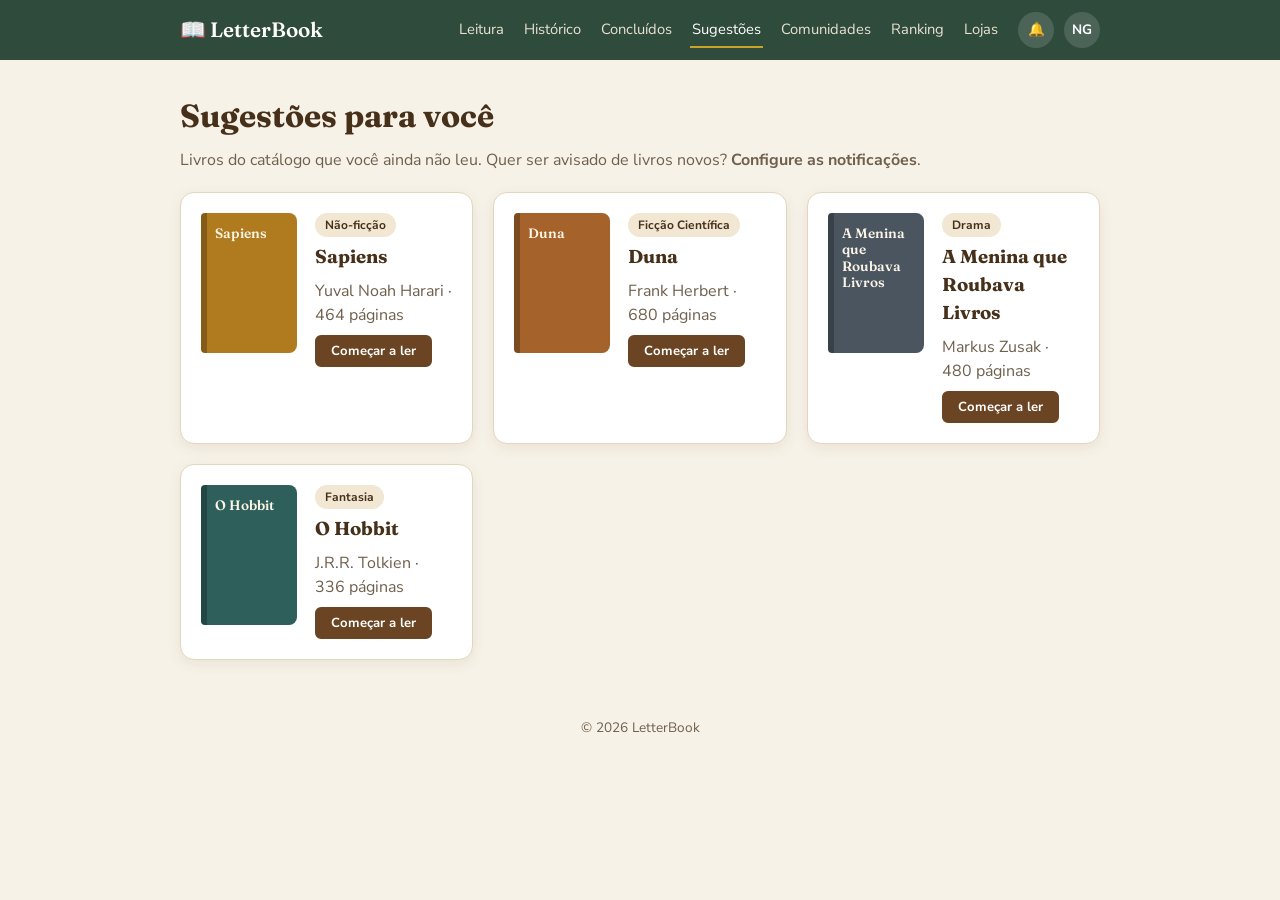
<file: pages/sugestoes.html>
<!DOCTYPE html>
<html lang="pt-br">
<head>
  <meta charset="UTF-8">
  <meta name="viewport" content="width=device-width, initial-scale=1.0">
  <title>Sugestões — LetterBook</title>
  <link rel="stylesheet" href="../css/style.css">
</head>
<body>

  <header class="navbar">
    <div class="nav-container">
      <a href="../index.html" class="logo">📖 LetterBook</a>
      <nav class="nav-links" id="navLinks">
        <a href="leitura.html">Leitura</a>
        <a href="historico.html">Histórico</a>
        <a href="concluidos.html">Concluídos</a>
        <a href="sugestoes.html" class="active">Sugestões</a>
        <a href="comunidades.html">Comunidades</a>
        <a href="ranking.html">Ranking</a>
        <a href="lojas.html">Lojas</a>
      </nav>
      <div class="nav-icons">
        <a href="notificacoes.html" class="nav-icon" title="Notificações" aria-label="Notificações">🔔<span class="nav-count" id="navBellCount" hidden>0</span></a>
        <a href="perfil.html" class="nav-icon" id="navAvatar" title="Meu perfil" aria-label="Meu perfil">NG</a>
        <button class="menu-toggle" id="menuToggle" aria-label="Abrir menu">☰</button>
      </div>
    </div>
  </header>

  <main class="section container">
    <div class="section-title">
      <h1>Sugestões para você</h1>
      <p>Livros do catálogo que você ainda não leu. Quer ser avisado de livros novos? <a href="notificacoes.html"><strong>Configure as notificações</strong></a>.</p>
    </div>

    <p class="msg-feedback" id="suggestionFeedback"></p>
    <div class="grid" id="suggestionList"></div>
  </main>

  <footer>
    <p>© 2026 LetterBook</p>
  </footer>

  <script src="../js/dados.js"></script>
  <script src="../js/script.js"></script>
</body>
</html>
</file>
<file: css/style.css>
/* ===== LetterBook — estilos gerais ===== */

@import url('https://fonts.googleapis.com/css2?family=Fraunces:wght@500;600;700&family=Nunito+Sans:wght@400;600;700&display=swap');

:root {
  --bg: #f7f2e7;
  --bg-card: #ffffff;
  --brown: #6b4423;
  --brown-dark: #47301a;
  --green: #2f4b3c;
  --gold: #c9a227;
  --text: #3a2e22;
  --text-light: #6f5f4d;
  --border: #e3d6bd;
  --error: #a83232;
  --error-bg: #fbeaea;
  --success: #2f6b4a;
  --success-bg: #e6f2ea;
  --radius: 14px;
  --shadow: 0 4px 14px rgba(74, 51, 24, 0.08);
}

* {
  box-sizing: border-box;
}

body {
  margin: 0;
  background: var(--bg);
  color: var(--text);
  font-family: 'Nunito Sans', sans-serif;
  line-height: 1.5;
}

h1, h2, h3 {
  font-family: 'Fraunces', serif;
  color: var(--brown-dark);
  margin: 0 0 8px;
}

p {
  color: var(--text-light);
  margin: 0 0 8px;
}

a {
  color: inherit;
  text-decoration: none;
}

button, input, textarea {
  font-family: inherit;
  font-size: inherit;
}

[hidden] {
  display: none !important;
}

.container {
  max-width: 960px;
  margin: 0 auto;
  padding: 0 20px;
}

/* ---- Navbar ---- */
.navbar {
  background: var(--green);
  position: sticky;
  top: 0;
  z-index: 10;
}

.nav-container {
  max-width: 960px;
  margin: 0 auto;
  padding: 12px 20px;
  display: flex;
  align-items: center;
  gap: 18px;
  flex-wrap: wrap;
}

.logo {
  font-family: 'Fraunces', serif;
  font-size: 1.3rem;
  font-weight: 600;
  color: #fff;
  margin-right: auto;
}

.nav-links {
  display: flex;
  gap: 16px;
}

.nav-links a {
  color: #e9e1d0;
  font-size: 0.92rem;
  padding: 6px 2px;
  border-bottom: 2px solid transparent;
}

.nav-links a:hover,
.nav-links a.active {
  color: #fff;
  border-bottom-color: var(--gold);
}

.nav-icons {
  display: flex;
  align-items: center;
  gap: 10px;
}

/* Sino de notificações e ícone do perfil (PBI-10) */
.nav-icon {
  position: relative;
  width: 36px;
  height: 36px;
  border-radius: 50%;
  background: rgba(255, 255, 255, 0.14);
  color: #fff;
  font-size: 0.85rem;
  font-weight: 700;
  display: flex;
  align-items: center;
  justify-content: center;
}

.nav-icon:hover,
.nav-icon.active {
  background: var(--gold);
}

.nav-count {
  position: absolute;
  top: -4px;
  right: -4px;
  min-width: 18px;
  padding: 0 4px;
  border-radius: 10px;
  background: var(--error);
  font-size: 0.7rem;
  line-height: 18px;
  text-align: center;
}

.menu-toggle {
  display: none;
  background: none;
  border: none;
  color: #fff;
  font-size: 1.4rem;
  cursor: pointer;
}

@media (max-width: 860px) {
  .menu-toggle {
    display: block;
  }
  .nav-links {
    display: none;
    order: 3;
    width: 100%;
    flex-direction: column;
    gap: 6px;
  }
  .nav-links.open {
    display: flex;
  }
}

/* ---- Títulos das páginas ---- */
.section {
  padding-top: 32px;
  padding-bottom: 32px;
}

.section-title {
  margin-bottom: 20px;
}

.section-title p {
  margin: 0;
}

/* ---- Botões ---- */
.btn {
  display: inline-block;
  background: var(--brown);
  color: #fff;
  border: 2px solid var(--brown);
  padding: 8px 18px;
  border-radius: 8px;
  font-weight: 700;
  font-size: 0.92rem;
  cursor: pointer;
}

.btn:hover {
  background: var(--brown-dark);
  border-color: var(--brown-dark);
}

.btn-outline {
  background: transparent;
  color: var(--brown);
}

.btn-outline:hover,
.btn-outline.active {
  background: var(--brown);
  border-color: var(--brown);
  color: #fff;
}

.btn-small {
  padding: 5px 14px;
  font-size: 0.82rem;
  border-radius: 6px;
}

.btn:disabled {
  opacity: 0.45;
  cursor: not-allowed;
}

.btn-row {
  display: flex;
  gap: 10px;
  flex-wrap: wrap;
  margin-top: 12px;
}

/* ---- Cards e grades ---- */
.card {
  background: var(--bg-card);
  border: 1px solid var(--border);
  border-radius: var(--radius);
  box-shadow: var(--shadow);
  padding: 20px;
  margin-bottom: 20px;
}

.grid {
  display: grid;
  grid-template-columns: repeat(auto-fill, minmax(280px, 1fr));
  gap: 20px;
}

.grid .card {
  margin: 0;
}

.two-col {
  display: grid;
  grid-template-columns: 1fr 1fr;
  gap: 20px;
  align-items: start;
}

@media (max-width: 700px) {
  .two-col {
    grid-template-columns: 1fr;
    gap: 0;
  }
}

.tag {
  display: inline-block;
  background: #f1e7d2;
  color: var(--brown-dark);
  font-family: 'Nunito Sans', sans-serif;
  font-size: 0.75rem;
  font-weight: 700;
  padding: 3px 10px;
  border-radius: 20px;
  margin-bottom: 6px;
  vertical-align: middle;
}

.status {
  display: inline-block;
  font-size: 0.78rem;
  font-weight: 700;
  padding: 4px 12px;
  border-radius: 20px;
  white-space: nowrap;
}

.status.lendo {
  background: #fdeecb;
  color: #8a5a00;
}

.status.concluido {
  background: #dcece1;
  color: var(--green);
}

.status.pendente {
  background: var(--error-bg);
  color: var(--error);
}

/* ---- Mensagens de sucesso e de erro ---- */
.msg-feedback {
  margin: 12px 0;
  padding: 10px 14px;
  border-radius: 8px;
  font-size: 0.9rem;
  font-weight: 700;
}

.msg-feedback:empty {
  display: none;
}

.msg-feedback.is-success {
  background: var(--success-bg);
  color: var(--success);
}

.msg-feedback.is-success::before {
  content: "✓ ";
}

.msg-feedback.is-error {
  background: var(--error-bg);
  color: var(--error);
}

.msg-feedback.is-error::before {
  content: "⚠ ";
}

/* ---- Números do usuário ---- */
.stats-row {
  display: flex;
  gap: 14px;
  flex-wrap: wrap;
  margin-bottom: 20px;
}

.stat {
  flex: 1;
  min-width: 140px;
  background: var(--bg-card);
  border: 1px solid var(--border);
  border-radius: var(--radius);
  padding: 14px 18px;
}

.stat strong {
  display: block;
  font-family: 'Fraunces', serif;
  font-size: 1.5rem;
  color: var(--brown-dark);
}

.stat span {
  color: var(--text-light);
  font-size: 0.85rem;
}

/* ---- Livros ---- */
.cover {
  flex-shrink: 0;
  width: 96px;
  height: 140px;
  border-radius: 4px 8px 8px 4px;
  border-left: 6px solid rgba(0, 0, 0, 0.25);
  padding: 12px 8px;
  color: #fbf5e6;
  font-family: 'Fraunces', serif;
  font-size: 0.85rem;
  font-weight: 600;
  line-height: 1.2;
  overflow: hidden;
}

.book-card,
.reading-panel {
  display: flex;
  gap: 18px;
}

.reading-info {
  flex: 1;
}

/* ---- Leitura atual (PBI-01 / PBI-07 / PBI-08) ---- */
.progress-bar {
  width: 100%;
  height: 10px;
  background: #ecdfc4;
  border-radius: 20px;
  overflow: hidden;
  margin: 10px 0;
}

.progress-fill {
  height: 100%;
  background: var(--gold);
}

.session-clock {
  font-family: 'Fraunces', serif;
  font-size: 2.2rem;
  font-weight: 600;
  color: var(--brown-dark);
  font-variant-numeric: tabular-nums;
}

.field-row {
  display: flex;
  gap: 10px;
  align-items: center;
  flex-wrap: wrap;
  margin-top: 12px;
}

input[type="number"],
input[type="text"],
textarea {
  padding: 8px 12px;
  border-radius: 8px;
  border: 1px solid var(--border);
  background: #fdfaf3;
  color: var(--text);
}

.field-row input {
  width: 110px;
}

.divider {
  border: none;
  border-top: 1px solid var(--border);
  margin: 18px 0;
}

/* ---- Histórico ---- */
.history-item {
  display: flex;
  justify-content: space-between;
  align-items: center;
  gap: 8px;
  flex-wrap: wrap;
  background: var(--bg-card);
  border: 1px solid var(--border);
  border-radius: 10px;
  padding: 14px 18px;
  margin-bottom: 10px;
}

.history-item p {
  margin: 2px 0 0;
}

/* ---- Listas simples (membros, amizades, notificações) ---- */
.simple-list {
  list-style: none;
  margin: 0;
  padding: 0;
}

.simple-list li {
  display: flex;
  justify-content: space-between;
  align-items: center;
  gap: 10px;
  padding: 8px 0;
  border-bottom: 1px solid var(--border);
}

.simple-list li:last-child {
  border-bottom: none;
}

.simple-list .tag {
  margin: 0 0 0 6px;
}

/* ---- Comunidades (PBI-02) ---- */
.post {
  padding: 10px 0;
  border-bottom: 1px solid var(--border);
}

.post:last-child {
  border-bottom: none;
}

.post p {
  margin: 0;
  color: var(--text);
}

/* ---- Ranking (PBI-03 / PBI-04) ---- */
.tabs {
  display: flex;
  gap: 8px;
  margin-bottom: 20px;
}

.podium {
  display: flex;
  justify-content: center;
  align-items: flex-end;
  gap: 10px;
  margin: 24px 0;
}

.podium-item {
  flex: 1;
  min-width: 0;
  max-width: 180px;
  background: var(--bg-card);
  border: 1px solid var(--border);
  border-radius: var(--radius);
  padding: 14px 8px;
  text-align: center;
}

.podium-item p {
  margin: 0;
}

.podium-item.first {
  border-top: 4px solid var(--gold);
  transform: translateY(-10px);
}

.medal {
  font-size: 1.8rem;
}

.table-wrap {
  overflow-x: auto;
}

table {
  width: 100%;
  border-collapse: collapse;
  background: var(--bg-card);
  border: 1px solid var(--border);
}

th, td {
  text-align: left;
  padding: 10px 14px;
  border-bottom: 1px solid var(--border);
}

thead th {
  background: #f1e7d2;
  color: var(--brown-dark);
}

/* ---- Notificações (PBI-05) ---- */
.setting-row {
  display: flex;
  align-items: center;
  gap: 12px;
  padding: 10px 0;
  border-bottom: 1px solid var(--border);
  cursor: pointer;
}

.setting-row input {
  width: 18px;
  height: 18px;
  accent-color: var(--green);
}

/* ---- Gerenciamento de livros (PBI-06) ---- */
.pending {
  color: var(--error);
  font-weight: 700;
}

/* ---- Perfil (PBI-10) ---- */
.profile-header {
  display: flex;
  align-items: center;
  gap: 18px;
  flex-wrap: wrap;
}

.avatar {
  width: 80px;
  height: 80px;
  border-radius: 50%;
  background: linear-gradient(160deg, var(--gold), var(--brown));
  color: #fff;
  font-family: 'Fraunces', serif;
  font-size: 1.7rem;
  display: flex;
  align-items: center;
  justify-content: center;
}

.form-row {
  margin-bottom: 12px;
}

.form-row label {
  display: block;
  font-size: 0.85rem;
  font-weight: 700;
  margin-bottom: 4px;
}

.form-row input,
.form-row textarea {
  width: 100%;
}

/* ---- Footer ---- */
footer {
  text-align: center;
  padding: 26px 20px;
  color: var(--text-light);
  font-size: 0.85rem;
}
</file>
